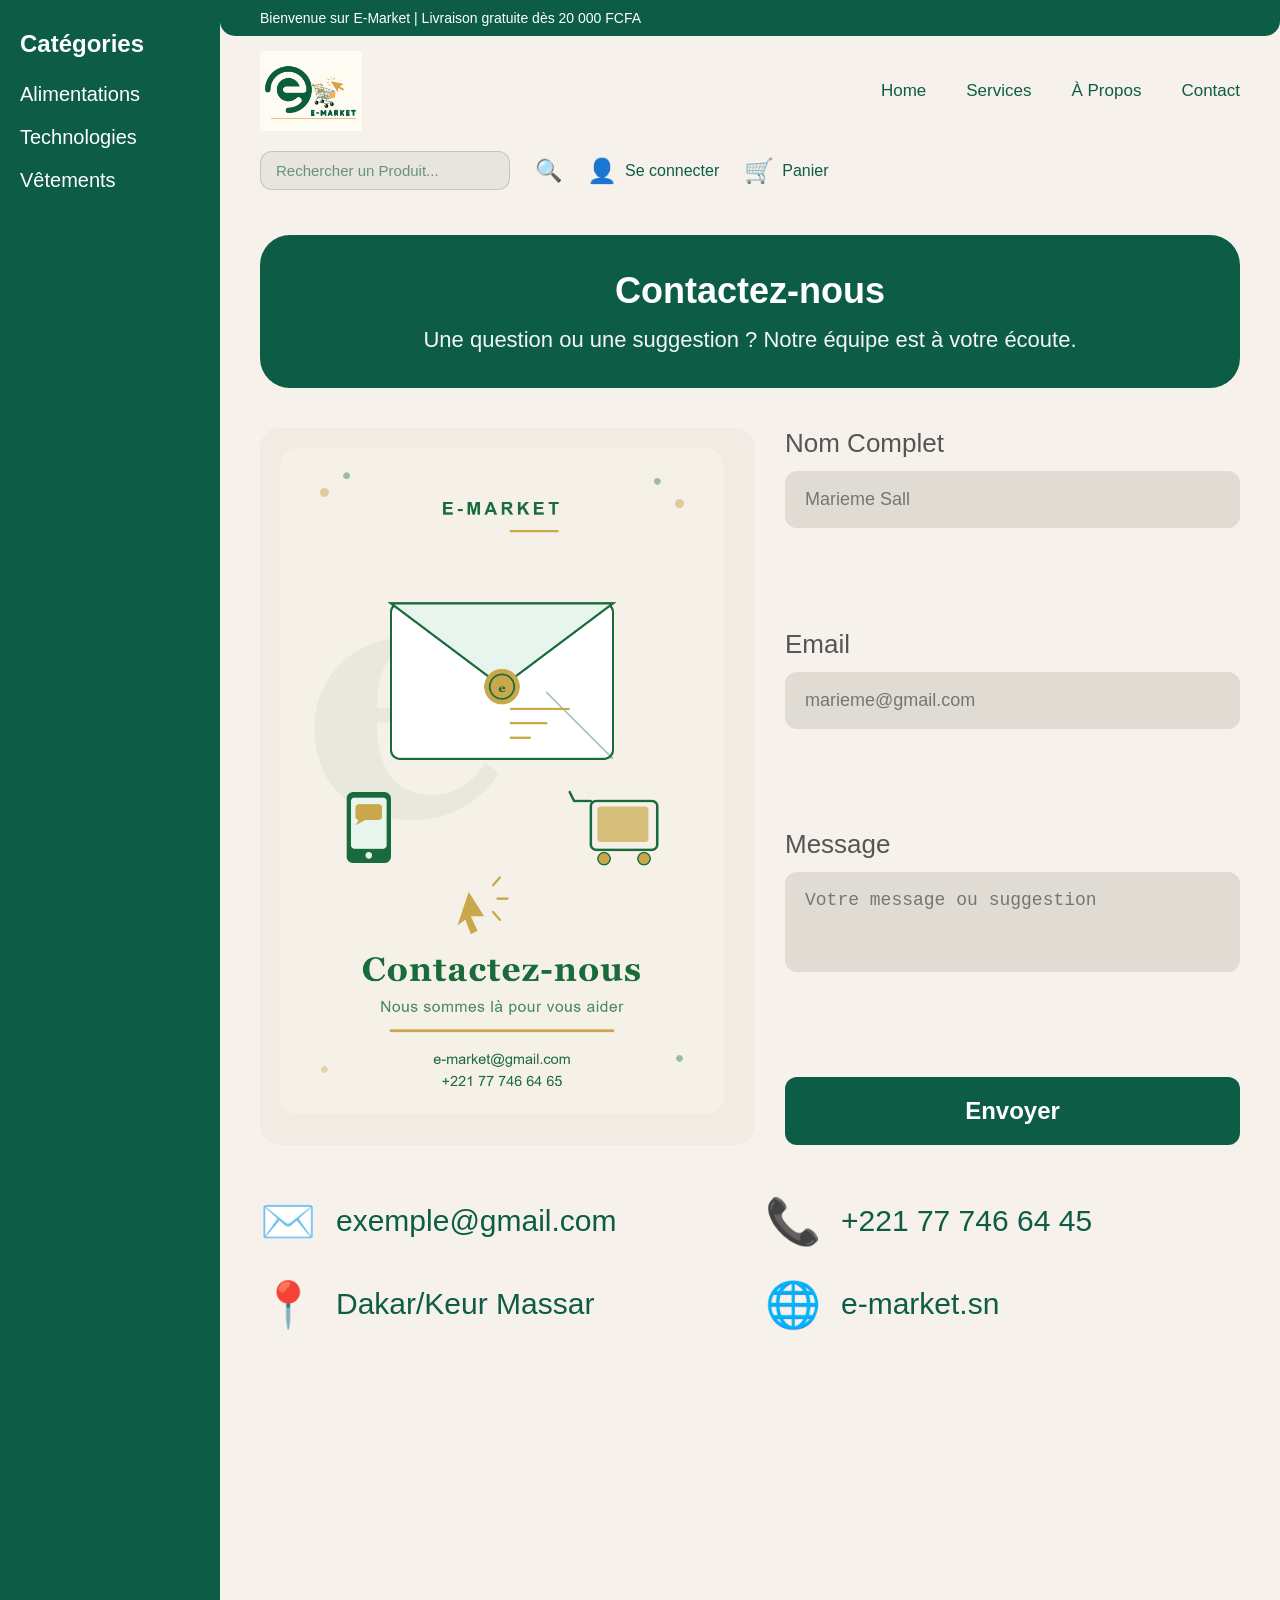
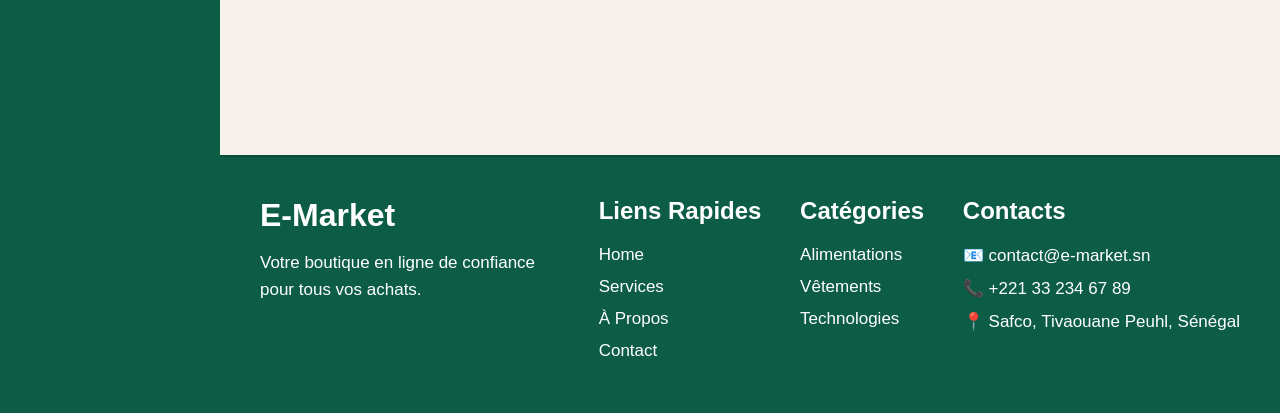
<file: index.html>
<!DOCTYPE html>
<html lang="fr">
<head>
    <meta charset="UTF-8">
    <meta name="viewport" content="width=device-width, initial-scale=1.0">
    <title>E-Market - Contactez-nous</title>
    <link rel="stylesheet" href="style.css">
</head>
<body>
    <div class="wrapper">
        <div class="sidebar">
            <h2>Catégories</h2>
            <ul>
                <li>Alimentations</li>
                <li>Technologies</li>
                <li>Vêtements</li>
            </ul>
        </div>
        <div class="main-container">
            <header class="header">
                <div class="top-bar">
                    <p>Bienvenue sur E-Market | Livraison gratuite dès 20 000 FCFA</p>
                </div>
                <nav class="navbar">
                    <div class="logo">
                        <img src="E-Market(1).png" alt="E-Market Logo">
                    </div>
                    <ul class="nav-links">
                        <li><a href="#">Home</a></li>
                        <li><a href="#">Services</a></li>
                        <li><a href="#">À Propos</a></li>
                        <li><a href="#">Contact</a></li>
                    </ul>
                    <div class="nav-actions">
                        <div class="search-box">
                            <input type="text" placeholder="Rechercher un Produit..." class="search-input">
                        </div>
                        <span class="search-icon-separate">🔍</span>
                        <div class="nav-item">
                            <span class="nav-icon">👤</span>
                            <a href="#">Se connecter</a>
                        </div>
                        <div class="nav-item">
                            <span class="nav-icon">🛒</span>
                            <a href="#">Panier</a>
                        </div>
                    </div>
                </nav>
            </header>
            <main class="main-content">
                <div class="contact-header">
                    <h1>Contactez-nous</h1>
                    <p>Une question ou une suggestion ? Notre équipe est à votre écoute.</p>
                </div>
                <div class="contact-wrapper">
                    <div class="contact-content">
                        <div class="contact-card">
                            <img src="emarket_contact_v1_portrait.png" alt="Illustration Contact" class="contact-illustration">
                        </div>
                        <div class="contact-form">
                            <form>
                                <div class="form-group">
                                    <label>Nom Complet</label>
                                    <input type="text" placeholder="Marieme Sall">
                                </div>
                                <div class="form-group">
                                    <label>Email</label>
                                    <input type="email" placeholder="marieme@gmail.com">
                                </div>
                                <div class="form-group">
                                    <label>Message</label>
                                    <textarea placeholder="Votre message ou suggestion"></textarea>
                                </div>
                                <button type="submit" class="submit-btn">Envoyer</button>
                            </form>
                        </div>
                    </div>
                    <div class="contact-info">
                        <div class="info-item">
                            <span class="info-icon">✉️</span>
                            <span>exemple@gmail.com</span>
                        </div>
                        <div class="info-item">
                            <span class="info-icon">📞</span>
                            <span>+221 77 746 64 45</span>
                        </div>
                        <div class="info-item">
                            <span class="info-icon">📍</span>
                            <span>Dakar/Keur Massar</span>
                        </div>
                        <div class="info-item">
                            <span class="info-icon">🌐</span>
                            <span>e-market.sn</span>
                        </div>
                    </div>
                    <div class="map-section">
                        <iframe 
                            src="https://www.google.com/maps/embed?pb=!1m18!1m12!1m3!1d3857.518273822822!2d-17.38556968516457!3d14.749391489685228!2m3!1f0!2f0!3f0!3m2!1i1024!2i768!4f13.1!3m3!1m2!1s0xec16ef032f54c53%3A0xa2969f1b999a63e2!2sKeur%20Massar%2C%20S%C3%A9n%C3%A9gal!5e0!3m2!1sfr!2s!4v1687432000000!5m2!1sfr!2s"
                            width="100%" 
                            height="350" 
                            style="border:0;" 
                            allowfullscreen="" 
                            loading="lazy"
                            referrerpolicy="no-referrer-when-downgrade">
                        </iframe>
                    </div>
                </div>
            </main>
            <footer class="footer">
                <div class="footer-content">
                    <div class="footer-section">
                        <h3>E-Market</h3>
                        <p>Votre boutique en ligne de confiance pour tous vos achats.</p>
                    </div>
                    <div class="footer-section">
                        <h4>Liens Rapides</h4>
                        <ul>
                            <li><a href="#">Home</a></li>
                            <li><a href="#">Services</a></li>
                            <li><a href="#">À Propos</a></li>
                            <li><a href="#">Contact</a></li>
                        </ul>
                    </div>
                    <div class="footer-section">
                        <h4>Catégories</h4>
                        <ul>
                            <li><a href="#">Alimentations</a></li>
                            <li><a href="#">Vêtements</a></li>
                            <li><a href="#">Technologies</a></li>
                        </ul>
                    </div>
                    <div class="footer-section">
                        <h4>Contacts</h4>
                        <ul>
                            <li>📧 contact@e-market.sn</li>
                            <li>📞 +221 33 234 67 89</li>
                            <li>📍 Safco, Tivaouane Peuhl, Sénégal</li>
                        </ul>
                    </div>
                </div>
            </footer>
        </div>
    </div>
</body>
</html>
</file>
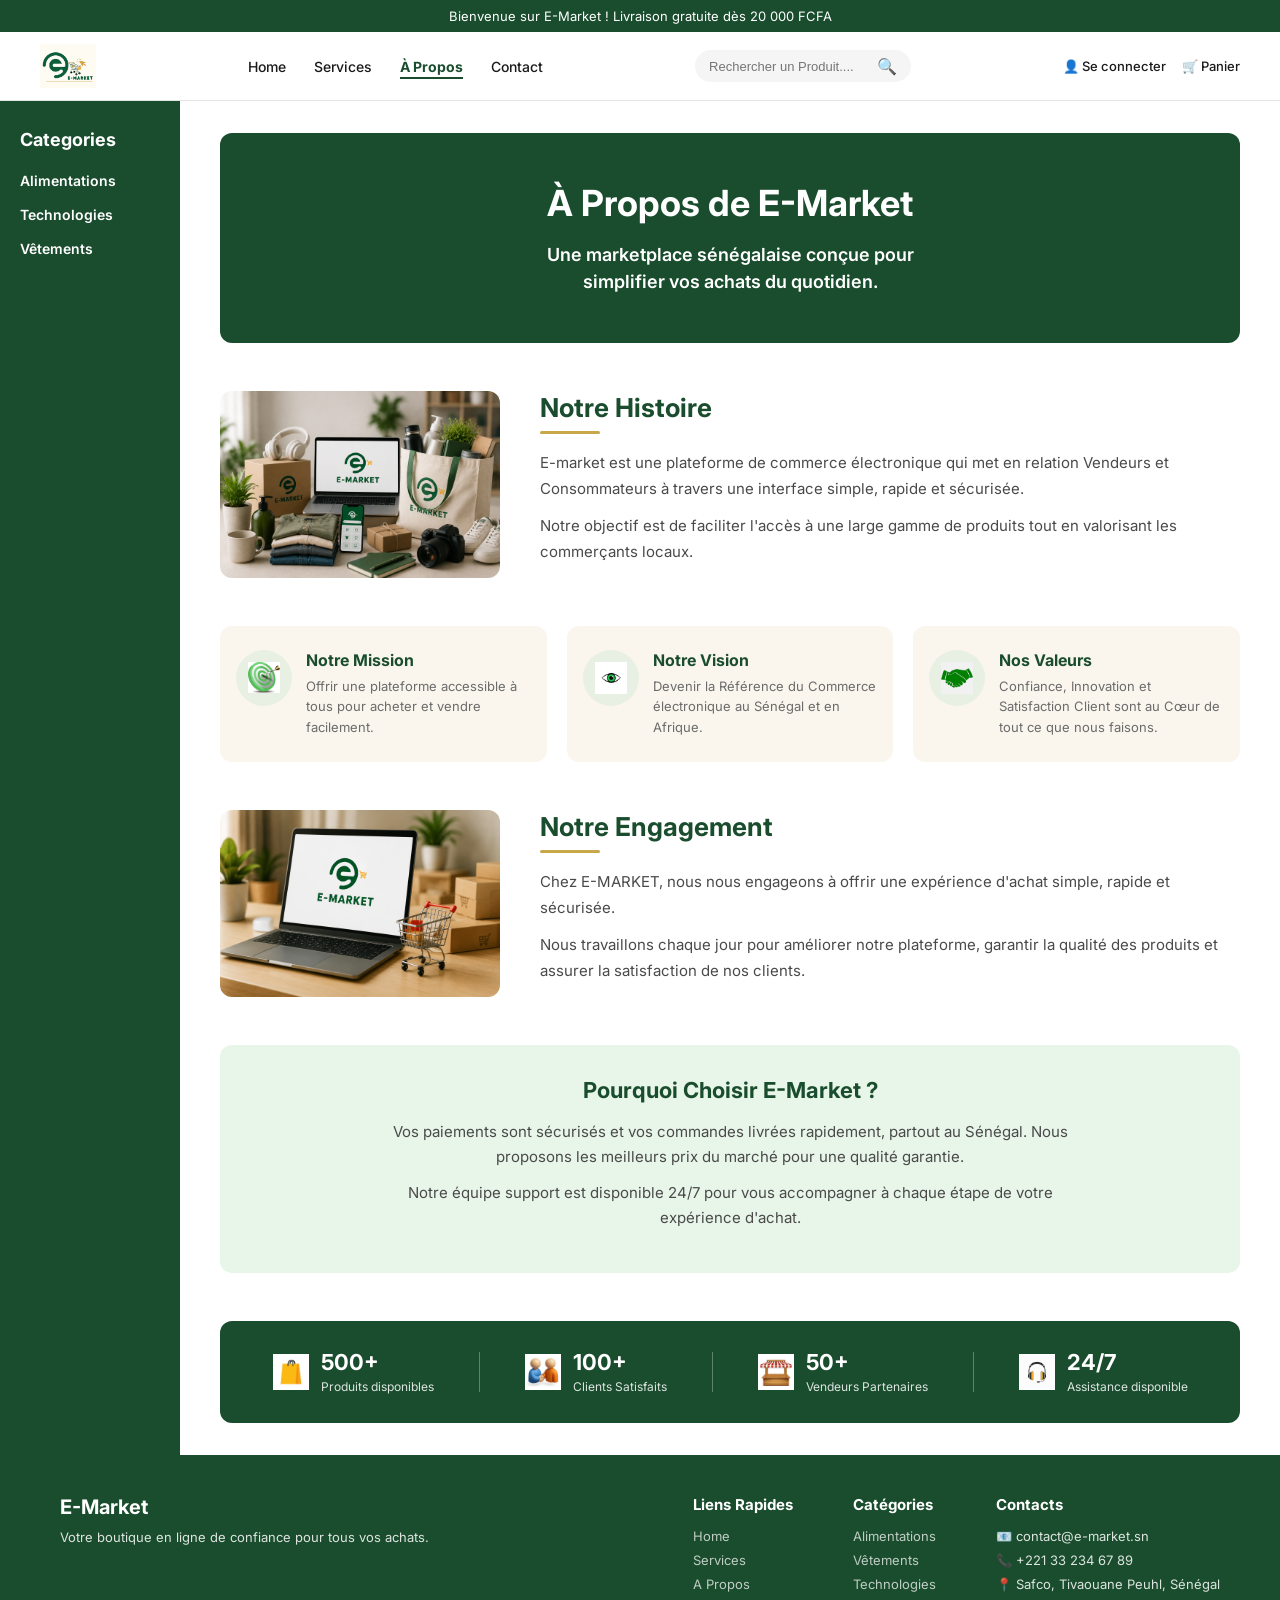
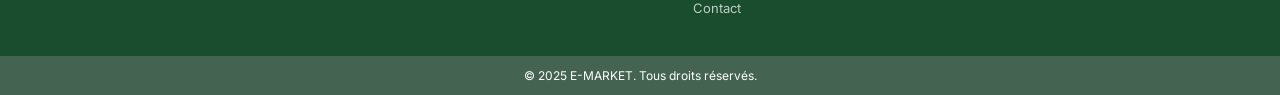
<file: about.html>
<!DOCTYPE html>
<html lang="fr">
<head>
  <meta charset="UTF-8" />
  <meta name="viewport" content="width=device-width, initial-scale=1.0"/>
  <title>À Propos – E-MARKET</title>
  <link href="https://fonts.googleapis.com/css2?family=Inter:wght@400;600;700&display=swap" rel="stylesheet"/>
  <style>
    *, *::before, *::after { box-sizing: border-box; margin: 0; padding: 0; }

    body {
      font-family: 'Inter', sans-serif;
      background: #fff;
      color: #1a1a1a;
    }

    /* ── TOPBAR ── */
    .topbar {
      background: #1A4D2E;
      color: #fff;
      text-align: center;
      font-size: 13px;
      padding: 8px 16px;
    }

    /* ── NAVBAR ── */
    .navbar {
      display: flex;
      align-items: center;
      justify-content: space-between;
      padding: 12px 40px;
      background: #fff;
      border-bottom: 1px solid #e5e5e5;
      flex-wrap: wrap;
      gap: 12px;
    }
    .navbar-logo {
      display: flex;
      align-items: center;
      gap: 8px;
    }
    .navbar-logo img {
      height: 44px;
      width: auto;
      object-fit: contain;
    }
    .navbar-links {
      display: flex;
      gap: 28px;
      list-style: none;
    }
    .navbar-links a {
      text-decoration: none;
      color: #1a1a1a;
      font-size: 14px;
      font-weight: 500;
    }
    .navbar-links a.active {
      color: #1A4D2E;
      font-weight: 700;
      border-bottom: 2px solid #1A4D2E;
      padding-bottom: 2px;
    }
    .navbar-search {
      display: flex;
      align-items: center;
      background: #f5f5f5;
      border-radius: 20px;
      padding: 6px 14px;
      gap: 8px;
    }
    .navbar-search input {
      border: none;
      background: transparent;
      outline: none;
      font-size: 13px;
      width: 160px;
    }
    .navbar-actions {
      display: flex;
      align-items: center;
      gap: 16px;
      font-size: 13px;
      font-weight: 500;
    }
    .navbar-actions a {
      text-decoration: none;
      color: #1a1a1a;
    }

    /* ── LAYOUT: sidebar + content ── */
    .page-wrapper {
      display: flex;
      min-height: calc(100vh - 90px);
    }

    /* ── SIDEBAR ── */
    .sidebar {
      width: 180px;
      min-width: 180px;
      background: #1A4D2E;
      padding: 28px 20px;
      color: #fff;
    }
    .sidebar h3 {
      font-size: 18px;
      font-weight: 700;
      margin-bottom: 20px;
    }
    .sidebar ul {
      list-style: none;
      display: flex;
      flex-direction: column;
      gap: 14px;
    }
    .sidebar ul li a {
      color: #fff;
      text-decoration: none;
      font-size: 14px;
      font-weight: 600;
    }

    /* ── MAIN CONTENT ── */
    .main-content {
      flex: 1;
      padding: 32px 40px;
      display: flex;
      flex-direction: column;
      gap: 48px;
    }

    /* ── HERO BANNER ── */
    .hero-banner {
      background: #1A4D2E;
      border-radius: 12px;
      padding: 48px 40px;
      text-align: center;
      color: #fff;
    }
    .hero-banner h1 {
      font-size: 36px;
      font-weight: 700;
      margin-bottom: 16px;
    }
    .hero-banner p {
      font-size: 18px;
      font-weight: 600;
      line-height: 1.5;
    }

    /* ── NOTRE HISTOIRE ── */
    .section-histoire {
      display: flex;
      align-items: center;
      gap: 40px;
    }
    .section-histoire img {
      width: 340px;
      min-width: 280px;
      border-radius: 12px;
      object-fit: cover;
    }
    .histoire-text h2 {
      font-size: 26px;
      font-weight: 700;
      color: #1A4D2E;
      margin-bottom: 8px;
    }
    .histoire-text .underline-bar {
      width: 60px;
      height: 3px;
      background: #C9A84C;
      margin-bottom: 16px;
      border-radius: 2px;
    }
    .histoire-text p {
      font-size: 15px;
      color: #4A4A4A;
      line-height: 1.7;
      margin-bottom: 12px;
    }

    /* ── MISSION / VISION / VALEURS ── */
    .section-mvv {
      display: flex;
      gap: 20px;
      justify-content: space-between;
    }
    .mvv-card {
      flex: 1;
      background: #FAF6EE;
      border-radius: 12px;
      padding: 24px 16px;
      display: flex;
      align-items: flex-start;
      gap: 14px;
    }
    .mvv-icon {
      width: 56px;
      height: 56px;
      min-width: 56px;
      border-radius: 50%;
      background: #E8F0E3;
      display: flex;
      align-items: center;
      justify-content: center;
      font-size: 24px;
      overflow: hidden;
    }
    .mvv-icon img {
      width: 32px;
      height: 32px;
      object-fit: contain;
    }
    .mvv-body h3 {
      font-size: 16px;
      font-weight: 700;
      color: #1A4D2E;
      margin-bottom: 6px;
    }
    .mvv-body p {
      font-size: 13px;
      color: #6B6B6B;
      line-height: 1.6;
    }

    /* ── NOTRE ENGAGEMENT ── */
    .section-engagement {
      display: flex;
      align-items: center;
      gap: 40px;
    }
    .section-engagement img {
      width: 340px;
      min-width: 280px;
      border-radius: 12px;
      object-fit: cover;
    }
    .engagement-text h2 {
      font-size: 26px;
      font-weight: 700;
      color: #1A4D2E;
      margin-bottom: 8px;
    }
    .engagement-text .underline-bar {
      width: 60px;
      height: 3px;
      background: #C9A84C;
      margin-bottom: 16px;
      border-radius: 2px;
    }
    .engagement-text p {
      font-size: 15px;
      color: #4A4A4A;
      line-height: 1.7;
      margin-bottom: 12px;
    }

    /* ── POURQUOI CHOISIR ── */
    .section-pourquoi {
      background: #E8F5E9;
      border-radius: 12px;
      padding: 32px 40px;
      text-align: center;
    }
    .section-pourquoi h2 {
      font-size: 22px;
      font-weight: 700;
      color: #1A4D2E;
      margin-bottom: 16px;
    }
    .section-pourquoi p {
      font-size: 15px;
      color: #4A4A4A;
      line-height: 1.7;
      margin-bottom: 10px;
      max-width: 700px;
      margin-left: auto;
      margin-right: auto;
    }

    /* ── STATISTIQUES ── */
    .section-stats {
      background: #1A4D2E;
      border-radius: 12px;
      padding: 28px 40px;
      display: flex;
      justify-content: space-around;
      align-items: center;
      gap: 20px;
      flex-wrap: wrap;
    }
    .stat-item {
      display: flex;
      align-items: center;
      gap: 12px;
      color: #fff;
    }
    .stat-icon {
      font-size: 28px;
    }
    .stat-icon img {
      width: 36px;
      height: 36px;
      object-fit: contain;
      display: block;
    }
    .stat-text strong {
      display: block;
      font-size: 22px;
      font-weight: 700;
    }
    .stat-text span {
      font-size: 12px;
      opacity: 0.85;
    }
    .stat-divider {
      width: 1px;
      height: 40px;
      background: rgba(255,255,255,0.3);
    }

    /* ── FOOTER ── */
    .footer {
      background: #1A4D2E;
      color: #fff;
      padding: 40px 60px;
      display: flex;
      gap: 60px;
      flex-wrap: wrap;
    }
    .footer-brand {
      flex: 1;
      min-width: 160px;
    }
    .footer-brand h3 {
      font-size: 20px;
      font-weight: 700;
      margin-bottom: 8px;
    }
    .footer-brand p {
      font-size: 13px;
      opacity: 0.85;
      line-height: 1.6;
    }
    .footer-col h4 {
      font-size: 15px;
      font-weight: 700;
      margin-bottom: 14px;
    }
    .footer-col ul {
      list-style: none;
      display: flex;
      flex-direction: column;
      gap: 8px;
    }
    .footer-col ul li a {
      color: #fff;
      text-decoration: none;
      font-size: 13px;
      opacity: 0.85;
    }
    .footer-col ul li {
      font-size: 13px;
      opacity: 0.85;
    }
    .footer-bottom {
      background: #163d25;
      text-align: center;
      color: #fff;
      font-size: 12px;
      padding: 12px;
      opacity: 0.8;
    }
  </style>
</head>
<body>

  <!-- TOPBAR -->
  <div class="topbar">Bienvenue sur E-Market ! Livraison gratuite dès 20 000 FCFA</div>

  <!-- NAVBAR -->
  <nav class="navbar">
    <div class="navbar-logo">
      <img src="images/logo.png" alt="E-Market logo"/>
    </div>
    <ul class="navbar-links">
      <li><a href="#">Home</a></li>
      <li><a href="#">Services</a></li>
      <li><a href="#" class="active">À Propos</a></li>
      <li><a href="#">Contact</a></li>
    </ul>
    <div class="navbar-search">
      <input type="text" placeholder="Rechercher un Produit...."/>
      <span>🔍</span>
    </div>
    <div class="navbar-actions">
      <a href="#">👤 Se connecter</a>
      <a href="#">🛒 Panier</a>
    </div>
  </nav>

  <!-- PAGE WRAPPER -->
  <div class="page-wrapper">

    <!-- SIDEBAR -->
    <aside class="sidebar">
      <h3>Categories</h3>
      <ul>
        <li><a href="#">Alimentations</a></li>
        <li><a href="#">Technologies</a></li>
        <li><a href="#">Vêtements</a></li>
      </ul>
    </aside>

    <!-- MAIN -->
    <main class="main-content">

      <!-- HERO -->
      <section class="hero-banner">
        <h1>À Propos de E-Market</h1>
        <p>Une marketplace sénégalaise conçue pour<br/>simplifier vos achats du quotidien.</p>
      </section>

      <!-- NOTRE HISTOIRE -->
      <section class="section-histoire">
        <img src="images/notre-histoire.png" alt="Notre Histoire – laptop E-Market"/>
        <div class="histoire-text">
          <h2>Notre Histoire</h2>
          <div class="underline-bar"></div>
          <p>E-market est une plateforme de commerce électronique qui met en relation Vendeurs et Consommateurs à travers une interface simple, rapide et sécurisée.</p>
          <p>Notre objectif est de faciliter l'accès à une large gamme de produits tout en valorisant les commerçants locaux.</p>
        </div>
      </section>

      <!-- MISSION / VISION / VALEURS -->
      <section class="section-mvv">
        <div class="mvv-card">
          <div class="mvv-icon"><img src="images/icon-mission.jpg" alt="Mission"/></div>
          <div class="mvv-body">
            <h3>Notre Mission</h3>
            <p>Offrir une plateforme accessible à tous pour acheter et vendre facilement.</p>
          </div>
        </div>
        <div class="mvv-card">
          <div class="mvv-icon"><img src="images/icon-vision.jpg" alt="Vision"/></div>
          <div class="mvv-body">
            <h3>Notre Vision</h3>
            <p>Devenir la Référence du Commerce électronique au Sénégal et en Afrique.</p>
          </div>
        </div>
        <div class="mvv-card">
          <div class="mvv-icon"><img src="images/icon-valeurs.jpg" alt="Valeurs"/></div>
          <div class="mvv-body">
            <h3>Nos Valeurs</h3>
            <p>Confiance, Innovation et Satisfaction Client sont au Cœur de tout ce que nous faisons.</p>
          </div>
        </div>
      </section>

      <!-- NOTRE ENGAGEMENT -->
      <section class="section-engagement">
        <img src="images/notre-engagement.png" alt="Notre Engagement – E-Market"/>
        <div class="engagement-text">
          <h2>Notre Engagement</h2>
          <div class="underline-bar"></div>
          <p>Chez E-MARKET, nous nous engageons à offrir une expérience d'achat simple, rapide et sécurisée.</p>
          <p>Nous travaillons chaque jour pour améliorer notre plateforme, garantir la qualité des produits et assurer la satisfaction de nos clients.</p>
        </div>
      </section>

      <!-- POURQUOI CHOISIR -->
      <section class="section-pourquoi">
        <h2>Pourquoi Choisir E-Market ?</h2>
        <p>Vos paiements sont sécurisés et vos commandes livrées rapidement, partout au Sénégal. Nous proposons les meilleurs prix du marché pour une qualité garantie.</p>
        <p>Notre équipe support est disponible 24/7 pour vous accompagner à chaque étape de votre expérience d'achat.</p>
      </section>

      <!-- STATISTIQUES -->
      <section class="section-stats">
        <div class="stat-item">
          <div class="stat-icon"><img src="images/icon-produits.jpg" alt="Produits"/></div>
          <div class="stat-text">
            <strong>500+</strong>
            <span>Produits disponibles</span>
          </div>
        </div>
        <div class="stat-divider"></div>
        <div class="stat-item">
          <div class="stat-icon"><img src="images/icon-clients.jpg" alt="Clients"/></div>
          <div class="stat-text">
            <strong>100+</strong>
            <span>Clients Satisfaits</span>
          </div>
        </div>
        <div class="stat-divider"></div>
        <div class="stat-item">
          <div class="stat-icon"><img src="images/icon-vendeurs.jpg" alt="Vendeurs"/></div>
          <div class="stat-text">
            <strong>50+</strong>
            <span>Vendeurs Partenaires</span>
          </div>
        </div>
        <div class="stat-divider"></div>
        <div class="stat-item">
          <div class="stat-icon"><img src="images/icon-support.jpg" alt="Support"/></div>
          <div class="stat-text">
            <strong>24/7</strong>
            <span>Assistance disponible</span>
          </div>
        </div>
      </section>

    </main>
  </div>

  <!-- FOOTER -->
  <footer class="footer">
    <div class="footer-brand">
      <h3>E-Market</h3>
      <p>Votre boutique en ligne de confiance pour tous vos achats.</p>
    </div>
    <div class="footer-col">
      <h4>Liens Rapides</h4>
      <ul>
        <li><a href="#">Home</a></li>
        <li><a href="#">Services</a></li>
        <li><a href="#">A Propos</a></li>
        <li><a href="#">Contact</a></li>
      </ul>
    </div>
    <div class="footer-col">
      <h4>Catégories</h4>
      <ul>
        <li><a href="#">Alimentations</a></li>
        <li><a href="#">Vêtements</a></li>
        <li><a href="#">Technologies</a></li>
      </ul>
    </div>
    <div class="footer-col">
      <h4>Contacts</h4>
      <ul>
        <li>📧 contact@e-market.sn</li>
        <li>📞 +221 33 234 67 89</li>
        <li>📍 Safco, Tivaouane Peuhl, Sénégal</li>
      </ul>
    </div>
  </footer>
  <div class="footer-bottom">© 2025 E-MARKET. Tous droits réservés.</div>

</body>
</html>
</file>
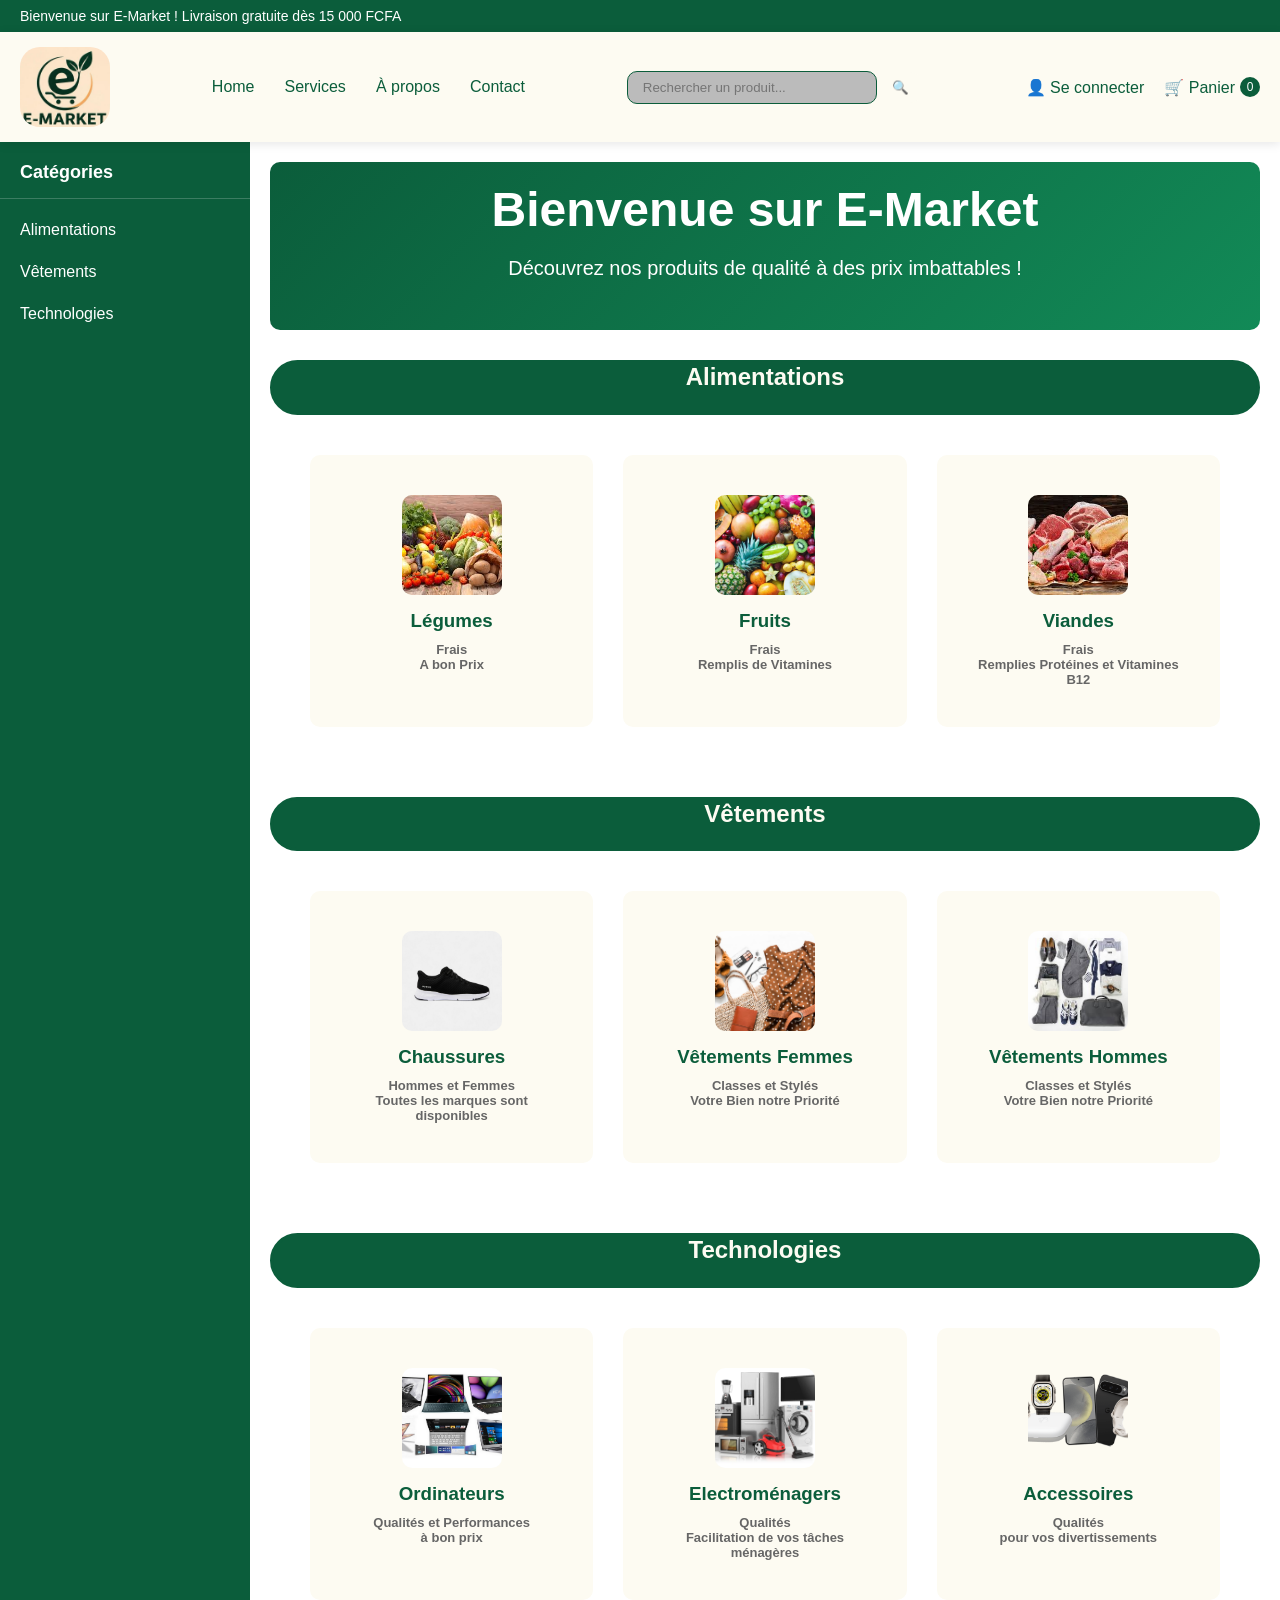
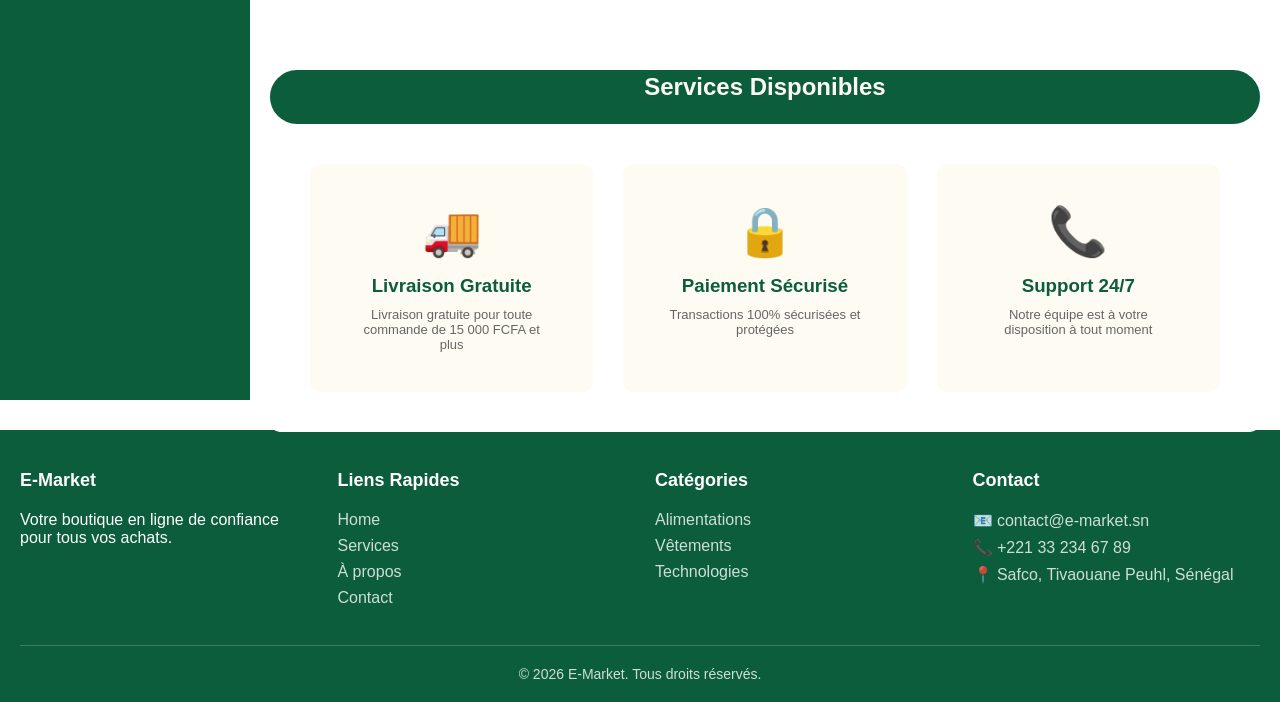
<file: e-market_homepage.html>
<!DOCTYPE html>
<html lang="fr">
<head>
    <meta charset="UTF-8">
    <meta name="viewport" content="width=device-width, initial-scale=1.0">
    <title>E-Market - Page d'accueil</title>
    <style>
        * {
            margin: 0;
            padding: 0;
            box-sizing: border-box;
            font-family: 'Segoe UI', Tahoma, Geneva, Verdana, sans-serif;
        }

        :root {
            --primary-color: #0B5D3B;
            --secondary-color: #FDFBF2;
        }

        body {
            background-color: #FFFFFF;
        }

        /* Header */
        header {
            background-color: var(--secondary-color);
            box-shadow: 0 2px 10px rgba(0,0,0,0.1);
            position: sticky;
            top: 0;
            z-index: 1000;
        }

        .top-bar {
            background-color: var(--primary-color);
            color: white;
            padding: 8px 0;
            font-size: 14px;
        }

        .container {
            max-width: 1400px;
            margin: 0 auto;
            padding: 0 20px;
        }

        /* Main Nav */
        .main-nav {
            display: flex;
            align-items: center;
            justify-content: space-between;
            padding: 15px 0;
        }

        .logo {
            display: flex;
            align-items: center;
        }

        .logo img {
            height: 80px;
            border-radius: 20px;
        }

        .nav-links {
            display: flex;
            list-style: none;
            gap: 30px;
        }

        .nav-links a {
            text-decoration: none;
            color: var(--primary-color);
            font-weight: 500;
            transition: color 0.3s;
        }

        .nav-links a:hover {
            color: #0a4a2f;
        }

        .search-container {
            display: flex;
            align-items: center;
        }

        .search-container input {
            padding: 8px 15px;
            border: 1px solid var(--primary-color);
            outline: none;
            width: 250px;
            background-color: #BBBBBB;
            border-radius: 10px;

        }

        .search-container button {
            padding: 8px 15px;
            background-color: #FDFBF2;
            color: #999999;
            border: none;
            border-radius: 0 20px 20px 0;
            cursor: pointer;
            transition: background-color 0.3s;
        }

        .search-container button:hover {
            background-color: #FDFBF2;
        }

        .nav-actions {
            display: flex;
            gap: 20px;
            align-items: center;
        }

        .nav-actions a {
            text-decoration: none;
            color: var(--primary-color);
            font-weight: 500;
            display: flex;
            align-items: center;
            gap: 5px;
        }

        .cart-count {
            background-color: var(--primary-color);
            color: white;
            border-radius: 50%;
            width: 20px;
            height: 20px;
            display: flex;
            align-items: center;
            justify-content: center;
            font-size: 12px;
        }

        /* Main Content Layout */
        .main-content-wrapper {
            display: flex;
            max-width: 1400px;
            margin: 0 auto;
            padding: 0;
        }

        /* Sidebar Menu */
        .sidebar {
            width: 250px;
            min-width: 250px;
            background-color: var(--primary-color);
            min-height: calc(100vh - 160px);
            padding: 20px 0;
        }

        .sidebar h3 {
            color: white;
            padding: 0 20px 15px;
            font-size: 18px;
            border-bottom: 1px solid rgba(255,255,255,0.2);
            margin-bottom: 10px;
        }

        .sidebar ul {
            list-style: none;
        }

        .sidebar a {
            display: block;
            padding: 12px 20px;
            color: white;
            text-decoration: none;
            transition: background-color 0.3s;
        }

        .sidebar a:hover {
            background-color: rgba(255,255,255,0.15);
        }

        /* Main Content Area */
        .main-content {
            flex: 1;
            padding: 20px;
            background-color: #FFFFFF;
        }

        /* Hero Section */
        .hero {
            background: linear-gradient(135deg, var(--primary-color) 0%, #128a57 100%);
            color: white;
            padding: 20px 10px;
            text-align: center;
            border-radius: 10px;
            margin-bottom: 30px;
        }

        .hero h1 {
            font-size: 48px;
            margin-bottom: 20px;
        }

        .hero p {
            font-size: 20px;
            margin-bottom: 30px;
        }

        .hero .btn {
            display: inline-block;
            padding: 12px 30px;
            background-color: var(--secondary-color);
            color: var(--primary-color);
            text-decoration: none;
            border-radius: 30px;
            font-weight: 600;
            transition: transform 0.3s, background-color 0.3s;
        }

        .hero .btn:hover {
            background-color: #f0ebe0;
            transform: scale(1.05);
        }

        /* Features */
        .features {
            padding: 40px;
            background-color: white;
            border-radius: 10px;
            margin-bottom: 30px;
        }

        .features-grid {
            display: grid;
            grid-template-columns: repeat(auto-fit, minmax(200px, 1fr));
            gap: 30px;
            text-align: center;
        }

        .feature-item {
            padding: 40px;
            border-radius: 10px;
            transition: transform 0.3s;
            background-color: #FDFBF2;
        }

        .feature-item:hover {
            transform: translateY(-5px);
            box-shadow: 0 10px 20px rgba(0,0,0,0.1);
        }

        .feature-item h3 {
            margin: 15px 0 10px;
            color: var(--primary-color);
        }

        .feature-item p {
            color: #666;
            font-size:small;
        }

        .div1 {
            background-color: #0B5D3B;
            border: solid;
            border-color: #0B5D3B;
            border-radius: 30px;
            color: #FDFBF2;
            font-family:'Times New Roman', Times, serif;
            width: 100%;
            height: 3%;
            text-align: center;
        }

        /* Products Section */
        .products {
            padding: 40px;
            background-color: white;
            border-radius: 10px;
        }

        .section-title {
            text-align: center;
            margin-bottom: 40px;
            color: var(--primary-color);
            font-size: 32px;
        }

        .products-grid {
            display: grid;
            grid-template-columns: repeat(auto-fit, minmax(220px, 1fr));
            gap: 30px;
        }

        .product-card {
            background-color: white;
            border: 1px solid rgba(11, 93, 59, 0.1);
            border-radius: 10px;
            overflow: hidden;
            box-shadow: 0 5px 15px rgba(0,0,0,0.05);
            transition: transform 0.3s;
        }

        .product-card:hover {
            transform: translateY(-5px);
        }

        .product-image {
            height: 200px;
            background-color: var(--secondary-color);
            display: flex;
            align-items: center;
            justify-content: center;
            font-size: 48px;
        }

        .product-info {
            padding: 20px;
        }

        .product-info h3 {
            margin-bottom: 10px;
            color: var(--primary-color);
        }

        .product-info .price {
            color: var(--primary-color);
            font-size: 24px;
            font-weight: bold;
            margin-bottom: 15px;
        }

        .product-info .btn {
            display: block;
            width: 100%;
            padding: 10px;
            background-color: var(--primary-color);
            color: white;
            text-align: center;
            text-decoration: none;
            border-radius: 5px;
            transition: background-color 0.3s;
        }

        .product-info .btn:hover {
            background-color: #0a4a2f;
        }

        .image-container {
    width: 100px;
    height: 100px;
    margin: auto;
    overflow: hidden; /* Empêche le débordement */
    border-radius: 10px; /* Facultatif */
}

.image-container img {
    width: 100%;
    height: 100%;
    object-fit: cover; /* Remplit le cadre sans déformer */
}

        /* Footer */
        footer {
            background-color: var(--primary-color);
            color: white;
            padding: 40px 0 20px;
            margin-top: 30px;
        }

        .footer-grid {
            display: grid;
            grid-template-columns: repeat(auto-fit, minmax(200px, 1fr));
            gap: 30px;
            margin-bottom: 30px;
        }

        .footer-section h4 {
            margin-bottom: 20px;
            font-size: 18px;
        }

        .footer-section ul {
            list-style: none;
        }

        .footer-section a {
            color: rgba(255,255,255,0.8);
            text-decoration: none;
            display: block;
            margin-bottom: 8px;
            transition: color 0.3s;
        }

        .footer-section a:hover {
            color: white;
        }

        .copyright {
            text-align: center;
            padding-top: 20px;
            border-top: 1px solid rgba(255,255,255,0.2);
            color: rgba(255,255,255,0.8);
            font-size: 14px;
        }
    </style>
</head>
<body>
    <!-- Top Bar -->
    <div class="top-bar">
        <div class="container">
            Bienvenue sur E-Market ! Livraison gratuite dès 15 000 FCFA
        </div>
    </div>

    <!-- Header -->
    <header>
        <div class="container">
            <div class="main-nav">
                <!-- Logo -->
                <div class="logo">
                    <img src="images/logo.jpeg" alt="E-Market Logo">
                </div>

                <!-- Navigation Links -->
                <ul class="nav-links">
                    <li><a href="#">Home</a></li>
                    <li><a href="services.html">Services</a></li>
                    <li><a href="#">À propos</a></li>
                    <li><a href="#">Contact</a></li>
                </ul>

                <!-- Search Bar -->
                <div class="search-container">
                    <input type="text" placeholder="Rechercher un produit..." class="inputSearch">
                    <button type="button">🔍</button>
                </div>

                <!-- Nav Actions -->
                <div class="nav-actions">
                    <a href="#">👤 Se connecter</a>
                    <a href="#">
                        🛒 Panier
                        <span class="cart-count">0</span>
                    </a>
                </div>
            </div>
        </div>
    </header>

    <!-- Main Content with Sidebar -->
    <div class="main-content-wrapper">
        <!-- Sidebar Category Menu -->
        <aside class="sidebar">
            <h3>Catégories</h3>
            <ul>
                <li><a href="#">Alimentations</a></li>
                <li><a href="#">Vêtements</a></li>
                <li><a href="#">Technologies</a></li>
            </ul>
        </aside>

        <!-- Main Content Area -->
        <main class="main-content">
            <!-- Hero Section -->
            <section class="hero">
                <h1>Bienvenue sur E-Market</h1>
                <p>Découvrez nos produits de qualité à des prix imbattables !</p>
            </section>
                <div class="div1">
                    <h2>Alimentations</h2>
                </div>
            <!-- Features Section -->
            <section class="features">
                <div class="features-grid">
                    <div class="feature-item">
                        <div class="image-container">
                             <img src="./images/legumes.jpg" alt="Légumes">
                        </div>
                        <h3>Légumes</h3>
                        <p><b>Frais<br>A bon Prix</b></p>
                    </div>
                    <div class="feature-item">
                        <div class="image-container">
                             <img src="./images/fruits.webp" alt="fruits">
                        </div>
                        <h3>Fruits</h3>
                        <p><b>Frais<br>Remplis de Vitamines</b></p>
                    </div>
                    <div class="feature-item">
                        <div class="image-container">
                             <img src="./images/viande.jpg" alt="Viandes">
                        </div>
                        <h3>Viandes</h3>
                        <p><b>Frais<br>Remplies Protéines et Vitamines B12</b></p>
                    </div>
                </div>
            </section>
                <div class="div1">
                    <h2>Vêtements</h2>
                </div>
            <!-- Features Section -->
            <section class="features">
                <div class="features-grid">
                    <div class="feature-item">
                        <div class="image-container">
                             <img src="./images/chaussure.jpg" alt="Chaussures">
                        </div>
                        <h3>Chaussures</h3>
                        <p><b>Hommes et Femmes<br>Toutes les marques sont disponibles</b></p>
                    </div>
                    <div class="feature-item">
                        <div class="image-container">
                             <img src="./images/femme.jpg" alt="Vêtements Femmes">
                        </div>
                        
                        <h3>Vêtements Femmes</h3>
                        <p><b>Classes et Stylés<br>Votre Bien notre Priorité</b></p>
                    </div>
                    <div class="feature-item">
                        <div class="image-container">
                             <img src="./images/homme.jpg" alt="Vêtements Hommes">
                        </div>
                        
                        <h3>Vêtements Hommes</h3>
                        <p><b>Classes et Stylés<br>Votre Bien notre Priorité</b></p>
                    </div>
                </div>
            </section>
                <div class="div1">
                    <h2>Technologies</h2>
                </div>
            <!-- Features Section -->
            <section class="features">
                <div class="features-grid">
                    <div class="feature-item">
                        <div class="image-container">
                             <img src="./images/ordinateurs.jpg" alt="Ordinateurs">
                        </div>
                        
                        <h3>Ordinateurs</h3>
                        <p><b>Qualités et Performances<br>à bon prix</b></p>
                    </div>
                    <div class="feature-item">
                        <div class="image-container">
                             <img src="./images/Electro.webp" alt="Electroménagers">
                        </div>
                        
                        <h3>Electroménagers</h3>
                        <p><b>Qualités<br>Facilitation de vos tâches ménagères</b></p>
                    </div>
                    <div class="feature-item">
                        <div class="image-container">
                             <img src="./images/access.png" alt="Accessoires">
                        </div>
                        
                        <h3>Accessoires</h3>
                        <p><b>Qualités<br>pour vos divertissements</b></p>
                    </div>
                </div>
            </section>
                <div class="div1">
                    <h2>Services Disponibles</h2>
                </div>
            <!-- Features Section -->
            <section class="features">
                <div class="features-grid">
                    <div class="feature-item">
                        <div style="font-size: 48px;">🚚</div>
                        <h3>Livraison Gratuite</h3>
                        <p>Livraison gratuite pour toute commande de 15 000 FCFA et plus</p>
                    </div>
                    <div class="feature-item">
                        <div style="font-size: 48px;">🔒</div>
                        <h3>Paiement Sécurisé</h3>
                        <p>Transactions 100% sécurisées et protégées</p>
                    </div>
                    <div class="feature-item">
                        <div style="font-size: 48px;">📞</div>
                        <h3>Support 24/7</h3>
                        <p>Notre équipe est à votre disposition à tout moment</p>
                    </div>
                </div>
            </section>

        </main>
    </div>

    <!-- Footer -->
    <footer>
        <div class="container">
            <div class="footer-grid">
                <div class="footer-section">
                    <h4>E-Market</h4>
                    <p>Votre boutique en ligne de confiance pour tous vos achats.</p>
                </div>
                <div class="footer-section">
                    <h4>Liens Rapides</h4>
                    <ul>
                        <li><a href="#">Home</a></li>
                        <li><a href="#">Services</a></li>
                        <li><a href="#">À propos</a></li>
                        <li><a href="#">Contact</a></li>
                    </ul>
                </div>
                <div class="footer-section">
                    <h4>Catégories</h4>
                    <ul>
                        <li><a href="#">Alimentations</a></li>
                        <li><a href="#">Vêtements</a></li>
                        <li><a href="#">Technologies</a></li>
                    </ul>
                </div>
                <div class="footer-section">
                    <h4>Contact</h4>
                    <ul>
                        <li><a href="#">📧 contact@e-market.sn</a></li>
                        <li><a href="#">📞 +221 33 234 67 89</a></li>
                        <li><a href="#">📍 Safco, Tivaouane Peuhl, Sénégal</a></li>
                    </ul>
                </div>
            </div>
            <div class="copyright">
                &copy; 2026 E-Market. Tous droits réservés.
            </div>
        </div>
    </footer>
</body>
</html>
</file>
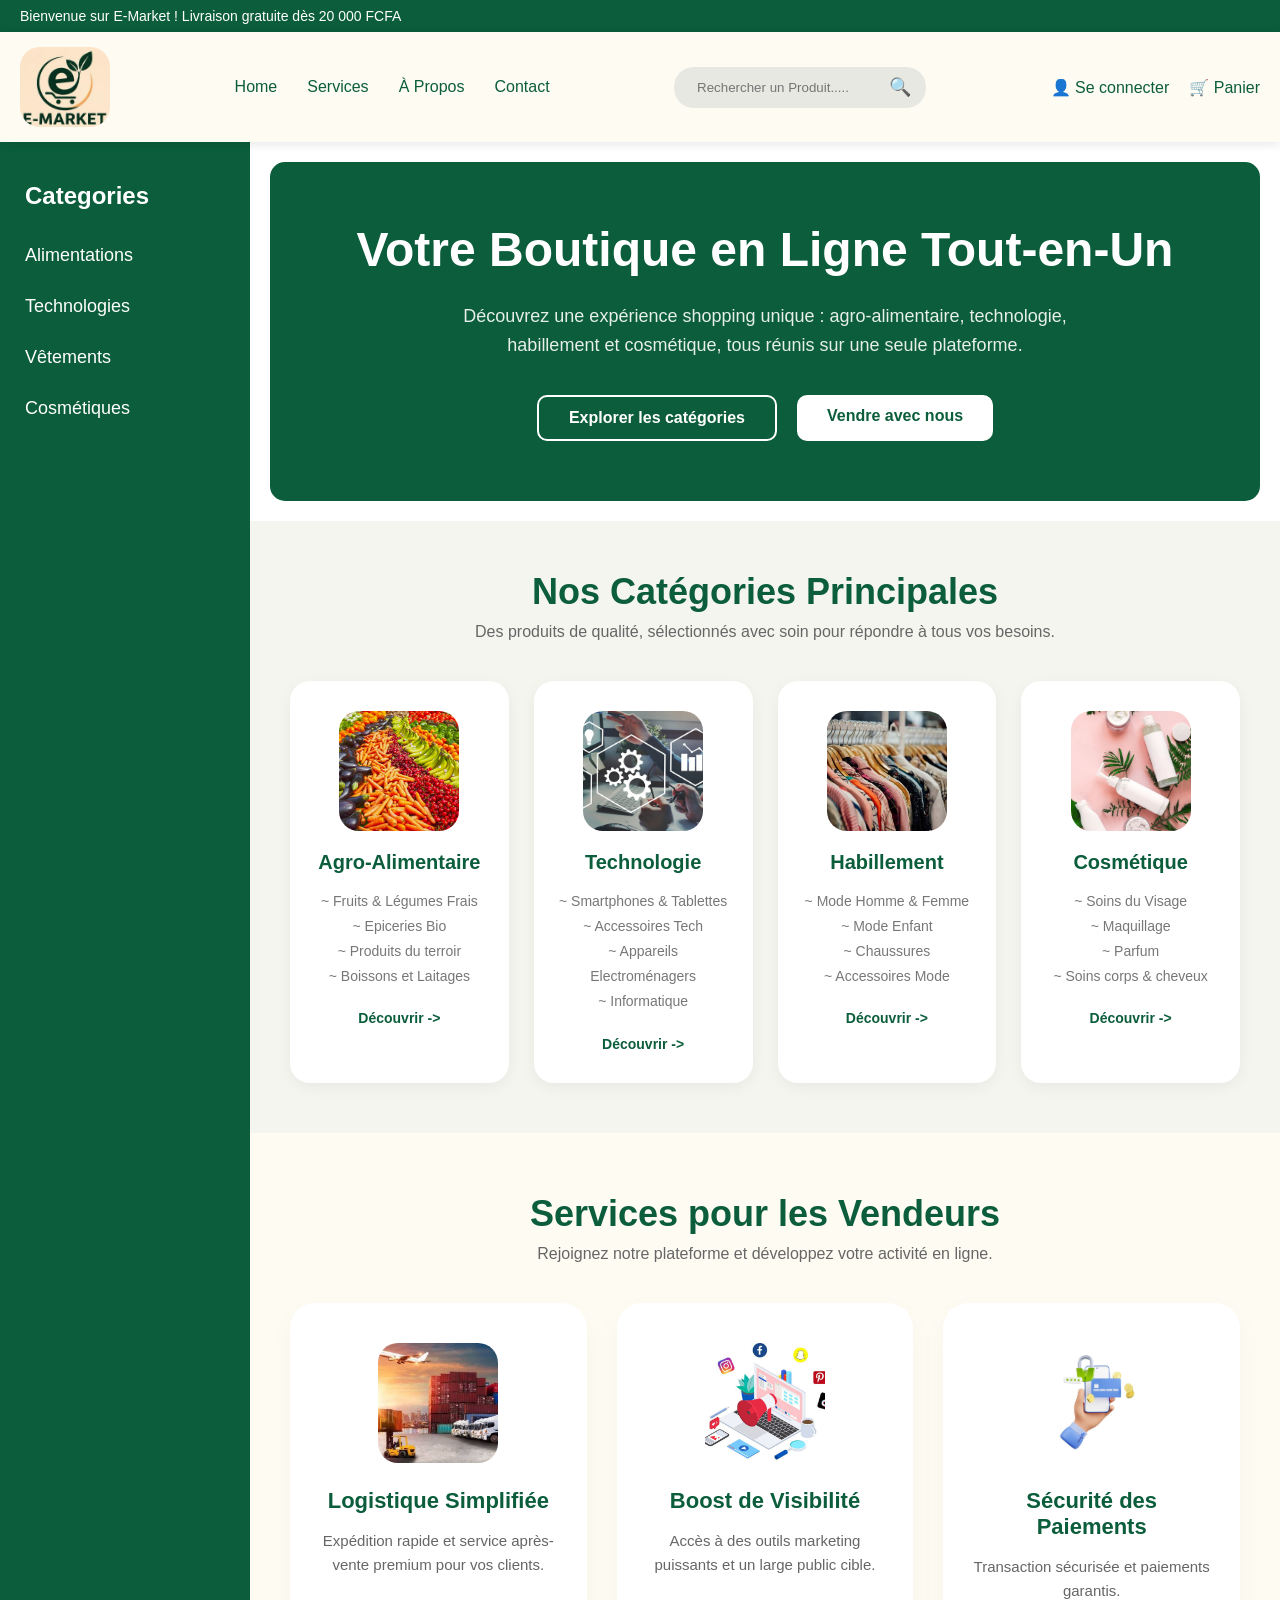
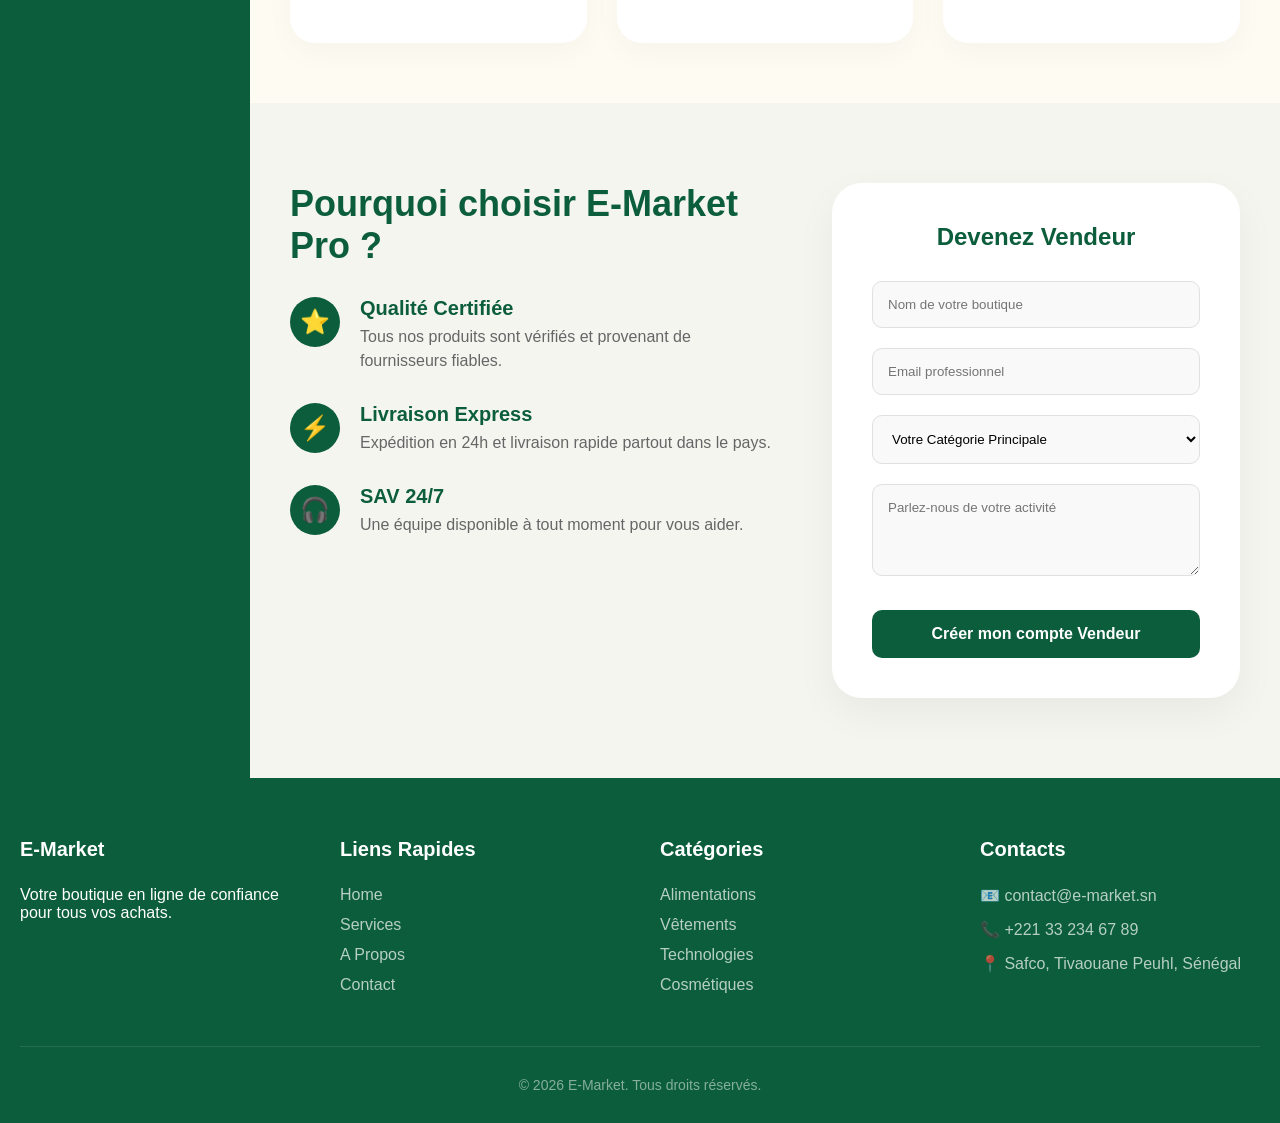
<file: services.html>
<!DOCTYPE html> 
 <html lang="fr"> 
 <head> 
     <meta charset="UTF-8"> 
     <meta name="viewport" content="width=device-width, initial-scale=1.0"> 
     <title>E-Market - Nos Services Professionnels</title> 
     <style> 
         * { 
             margin: 0; 
             padding: 0; 
             box-sizing: border-box; 
             font-family: 'Segoe UI', Tahoma, Geneva, Verdana, sans-serif; 
         } 
 
         :root { 
             --primary-color: #0B5D3B; 
             --secondary-color: #FDFBF2; 
             --text-dark: #0B5D3B; 
             --bg-light: #F5F5F0; 
         } 
 
         body { 
             background-color: #FFFFFF; 
         } 
 
         /* Header */ 
         header { 
             background-color: var(--secondary-color); 
             box-shadow: 0 2px 10px rgba(0,0,0,0.1); 
             position: sticky; 
             top: 0; 
             z-index: 1000; 
         } 
 
         .top-bar { 
             background-color: var(--primary-color); 
             color: white; 
             padding: 8px 0; 
             font-size: 14px; 
         } 
 
         .container { 
             max-width: 1400px; 
             margin: 0 auto; 
             padding: 0 20px; 
         } 
 
         /* Main Nav */ 
         .main-nav { 
             display: flex; 
             align-items: center; 
             justify-content: space-between; 
             padding: 15px 0; 
         } 
 
         .logo { 
             display: flex; 
             align-items: center; 
         } 
 
         .logo img {
            height: 80px;
            border-radius: 20px;
        } 
 
         .nav-links { 
             display: flex; 
             list-style: none; 
             gap: 30px; 
         } 
 
         .nav-links a { 
             text-decoration: none; 
             color: var(--primary-color); 
             font-weight: 500; 
             transition: color 0.3s; 
         } 
 
         .search-container { 
             display: flex; 
             align-items: center; 
             background-color: #E8E8E3; 
             border-radius: 20px; 
             padding: 5px 15px; 
         } 
 
         .search-container input { 
             padding: 8px; 
             border: none; 
             outline: none; 
             width: 200px; 
             background: transparent; 
         } 
 
         .search-container button { 
             background: none; 
             border: none; 
             cursor: pointer; 
             font-size: 18px; 
         } 
 
         .nav-actions { 
             display: flex; 
             gap: 20px; 
             align-items: center; 
         } 
 
         .nav-actions a { 
             text-decoration: none; 
             color: var(--primary-color); 
             font-weight: 500; 
             display: flex; 
             align-items: center; 
             gap: 8px; 
         } 
 
         /* Main Content Layout */ 
         .main-content-wrapper { 
             display: flex; 
             max-width: 1400px; 
             margin: 0 auto; 
         } 
 
         /* Sidebar Menu */ 
         .sidebar { 
             width: 250px; 
             background-color: var(--primary-color); 
             padding: 40px 0; 
             color: white; 
         } 
 
         .sidebar h3 { 
             padding: 0 25px 20px; 
             font-size: 24px; 
             font-weight: 600; 
         } 
 
         .sidebar ul { 
             list-style: none; 
         } 
 
         .sidebar a { 
             display: block; 
             padding: 15px 25px; 
             color: white; 
             text-decoration: none; 
             font-size: 18px; 
             transition: background-color 0.3s; 
         } 
 
         .sidebar a:hover { 
             background-color: rgba(255,255,255,0.1); 
         } 
 
         /* Main Content Area */ 
         .main-content { 
             flex: 1; 
             background-color: #FFFFFF; 
         } 
 
         /* Hero Section */ 
         .hero { 
             background-color: var(--primary-color); 
             color: white; 
             padding: 60px 40px; 
             text-align: center; 
             margin: 20px; 
             border-radius: 15px; 
         } 
 
         .hero h1 { 
             font-size: 48px; 
             margin-bottom: 25px; 
             font-weight: bold; 
         } 
 
         .hero p { 
             font-size: 18px; 
             max-width: 700px; 
             margin: 0 auto 35px; 
             line-height: 1.6; 
             opacity: 0.9; 
         } 
 
         .hero-btns { 
             display: flex; 
             justify-content: center; 
             gap: 20px; 
         } 
 
         .btn-primary { 
             background-color: transparent; 
             border: 2px solid white; 
             color: white; 
             padding: 12px 30px; 
             border-radius: 10px; 
             text-decoration: none; 
             font-weight: 600; 
         } 
 
         .btn-secondary { 
             background-color: white; 
             color: var(--primary-color); 
             padding: 12px 30px; 
             border-radius: 10px; 
             text-decoration: none; 
             font-weight: 600; 
         } 
 
         /* Sections Shared */ 
         .section-container { 
             padding: 50px 40px; 
             background-color: var(--bg-light); 
         } 
 
         .section-title { 
             text-align: center; 
             color: var(--primary-color); 
             font-size: 36px; 
             margin-bottom: 10px; 
             font-weight: bold; 
         } 
 
         .section-subtitle { 
             text-align: center; 
             color: #666; 
             margin-bottom: 40px; 
         } 
 
         /* Categories Grid */ 
         .categories-grid { 
             display: grid; 
             grid-template-columns: repeat(4, 1fr); 
             gap: 25px; 
         } 
 
         .cat-card { 
             background: white; 
             padding: 30px 20px; 
             border-radius: 20px; 
             text-align: center; 
             box-shadow: 0 4px 15px rgba(0,0,0,0.05); 
         } 
 
         .cat-icon {
            width: 120px;
            height: 120px;
            background: #E8F2ED;
            border-radius: 20px;
            display: flex;
            align-items: center;
            justify-content: center;
            margin: 0 auto 20px;
            overflow: hidden;
        }

        .cat-icon img {
            width: 100%;
            height: 100%;
            object-fit: cover;
        } 
 
         .cat-card h4 { 
             color: var(--primary-color); 
             font-size: 20px; 
             margin-bottom: 15px; 
         } 
 
         .cat-card ul { 
             list-style: none; 
             color: #777; 
             font-size: 14px; 
             line-height: 1.8; 
             margin-bottom: 20px; 
         } 
 
         .cat-card .discover-link { 
             color: var(--primary-color); 
             text-decoration: none; 
             font-weight: 600; 
             font-size: 14px; 
         } 
 
         /* Seller Services Section */ 
         .seller-services { 
             background-color: #FDFBF2; 
             padding: 60px 40px; 
         } 
 
         .seller-grid { 
             display: grid; 
             grid-template-columns: repeat(3, 1fr); 
             gap: 30px; 
             margin-top: 40px; 
         } 
 
         .seller-card { 
             background: white; 
             padding: 40px 30px; 
             border-radius: 25px; 
             text-align: center; 
             box-shadow: 0 10px 30px rgba(0,0,0,0.03); 
         } 
 
         .seller-icon {
            width: 120px;
            height: 120px;
            background: var(--primary-color);
            color: white;
            border-radius: 20px;
            display: flex;
            align-items: center;
            justify-content: center;
            margin: 0 auto 25px;
            overflow: hidden;
        }

        .seller-icon img {
            width: 100%;
            height: 100%;
            object-fit: cover;
        } 
 
         .seller-card h4 { 
             color: var(--primary-color); 
             font-size: 22px; 
             margin-bottom: 15px; 
         } 
 
         .seller-card p { 
             color: #666; 
             font-size: 15px; 
             line-height: 1.6; 
         } 
 
         /* Why Choose Section with Form */ 
         .pro-section { 
             display: flex; 
             gap: 50px; 
             padding: 80px 40px; 
             background-color: var(--bg-light); 
         } 
 
         .pro-info { 
             flex: 1.2; 
         } 
 
         .pro-info h2 { 
             color: var(--primary-color); 
             font-size: 36px; 
             margin-bottom: 30px; 
         } 
 
         .info-item { 
             display: flex; 
             gap: 20px; 
             margin-bottom: 30px; 
         } 
 
         .info-icon { 
             width: 50px; 
             height: 50px; 
             background: var(--primary-color); 
             color: white; 
             border-radius: 50%; 
             display: flex; 
             align-items: center; 
             justify-content: center; 
             flex-shrink: 0; 
             font-size: 24px; 
         } 
 
         .info-text h4 { 
             color: var(--primary-color); 
             font-size: 20px; 
             margin-bottom: 5px; 
         } 
 
         .info-text p { 
             color: #666; 
             line-height: 1.5; 
         } 
 
         .seller-form-card { 
             flex: 0.8; 
             background: white; 
             padding: 40px; 
             border-radius: 30px; 
             box-shadow: 0 15px 40px rgba(0,0,0,0.05); 
         } 
 
         .seller-form-card h3 { 
             color: var(--primary-color); 
             text-align: center; 
             font-size: 24px; 
             margin-bottom: 30px; 
         } 
 
         .form-group { 
             margin-bottom: 20px; 
         } 
 
         .form-group input, .form-group select, .form-group textarea { 
             width: 100%; 
             padding: 15px; 
             border: 1px solid #E0E0E0; 
             border-radius: 10px; 
             background: #F9F9F9; 
             outline: none; 
         } 
 
         .btn-submit { 
             width: 100%; 
             padding: 15px; 
             background: var(--primary-color); 
             color: white; 
             border: none; 
             border-radius: 10px; 
             font-weight: 600; 
             font-size: 16px; 
             cursor: pointer; 
             margin-top: 10px; 
         } 
 
         /* Footer */ 
         footer { 
             background-color: var(--primary-color); 
             color: white; 
             padding: 60px 0 30px; 
         } 
 
         .footer-grid { 
             display: grid; 
             grid-template-columns: repeat(4, 1fr); 
             gap: 40px; 
             margin-bottom: 40px; 
         } 
 
         .footer-section h4 { 
             margin-bottom: 25px; 
             font-size: 20px; 
         } 
 
         .footer-section ul { 
             list-style: none; 
         } 
 
         .footer-section a { 
             color: rgba(255,255,255,0.7); 
             text-decoration: none; 
             display: block; 
             margin-bottom: 12px; 
             transition: color 0.3s; 
         } 
 
         .footer-section a:hover { 
             color: white; 
         } 
 
         .contact-list li { 
             display: flex; 
             gap: 10px; 
             color: rgba(255,255,255,0.7); 
             margin-bottom: 15px; 
         } 
 
         .copyright { 
             text-align: center; 
             padding-top: 30px; 
             border-top: 1px solid rgba(255,255,255,0.1); 
             color: rgba(255,255,255,0.5); 
             font-size: 14px; 
         } 
     </style> 
 </head> 
 <body> 
     <!-- Top Bar --> 
     <div class="top-bar"> 
         <div class="container"> 
             Bienvenue sur E-Market ! Livraison gratuite dès 20 000 FCFA 
         </div> 
     </div> 
 
     <!-- Header --> 
     <header> 
         <div class="container"> 
             <div class="main-nav"> 
                 <div class="logo">
                    <img src="images/logo.jpeg" alt="E-Market Logo">
                </div> 
 
                 <ul class="nav-links"> 
                     <li><a href="e-market_homepage.html">Home</a></li> 
                     <li><a href="services.html">Services</a></li> 
                     <li><a href="#">À Propos</a></li> 
                     <li><a href="#">Contact</a></li> 
                 </ul> 
 
                 <div class="search-container"> 
                     <input type="text" placeholder="Rechercher un Produit....."> 
                     <button>🔍</button> 
                 </div> 
 
                 <div class="nav-actions"> 
                     <a href="#">👤 Se connecter</a> 
                     <a href="#">🛒 Panier</a> 
                 </div> 
             </div> 
         </div> 
     </header> 
 
     <div class="main-content-wrapper"> 
         <aside class="sidebar">
            <h3>Categories</h3>
            <ul>
                <li><a href="#">Alimentations</a></li>
                <li><a href="#">Technologies</a></li>
                <li><a href="#">Vêtements</a></li>
                <li><a href="#">Cosmétiques</a></li>
            </ul>
        </aside> 
 
         <main class="main-content"> 
             <!-- Hero Section --> 
             <section class="hero"> 
                 <h1>Votre Boutique en Ligne Tout-en-Un</h1> 
                 <p>Découvrez une expérience shopping unique : agro-alimentaire, technologie, habillement et cosmétique, tous réunis sur une seule plateforme.</p> 
                 <div class="hero-btns"> 
                     <a href="#" class="btn-primary">Explorer les catégories</a> 
                     <a href="#" class="btn-secondary">Vendre avec nous</a> 
                 </div> 
             </section> 
 
             <!-- Categories Section --> 
             <section class="section-container"> 
                 <h2 class="section-title">Nos Catégories Principales</h2> 
                 <p class="section-subtitle">Des produits de qualité, sélectionnés avec soin pour répondre à tous vos besoins.</p> 
                 
                 <div class="categories-grid">
                    <div class="cat-card">
                        <div class="cat-icon">
                            <img src="images/agroalimentaire_fruit_legume.jpg" alt="Agro-Alimentaire">
                        </div>
                        <h4>Agro-Alimentaire</h4>
                        <ul>
                            <li>~ Fruits & Légumes Frais</li>
                            <li>~ Epiceries Bio</li>
                            <li>~ Produits du terroir</li>
                            <li>~ Boissons et Laitages</li>
                        </ul>
                        <a href="#" class="discover-link">Découvrir -></a>
                    </div>

                    <div class="cat-card">
                        <div class="cat-icon">
                            <img src="images/tech.jpg" alt="Technologie">
                        </div>
                        <h4>Technologie</h4>
                        <ul>
                            <li>~ Smartphones & Tablettes</li>
                            <li>~ Accessoires Tech</li>
                            <li>~ Appareils Electroménagers</li>
                            <li>~ Informatique</li>
                        </ul>
                        <a href="#" class="discover-link">Découvrir -></a>
                    </div>

                    <div class="cat-card">
                        <div class="cat-icon">
                            <img src="images/habille.jpg" alt="Habillement">
                        </div>
                        <h4>Habillement</h4>
                        <ul>
                            <li>~ Mode Homme & Femme</li>
                            <li>~ Mode Enfant</li>
                            <li>~ Chaussures</li>
                            <li>~ Accessoires Mode</li>
                        </ul>
                        <a href="#" class="discover-link">Découvrir -></a>
                    </div>

                    <div class="cat-card">
                        <div class="cat-icon">
                            <img src="images/cosmetique.jpg" alt="Cosmétique">
                        </div>
                        <h4>Cosmétique</h4>
                        <ul>
                            <li>~ Soins du Visage</li>
                            <li>~ Maquillage</li>
                            <li>~ Parfum</li>
                            <li>~ Soins corps & cheveux</li>
                        </ul>
                        <a href="#" class="discover-link">Découvrir -></a>
                    </div>
                </div> 
             </section> 
 
             <!-- Seller Services Section --> 
             <section class="seller-services"> 
                 <h2 class="section-title">Services pour les Vendeurs</h2> 
                 <p class="section-subtitle">Rejoignez notre plateforme et développez votre activité en ligne.</p> 
 
                 <div class="seller-grid">
                    <div class="seller-card">
                        <div class="seller-icon">
                            <img src="images/logistique.jpg" alt="Logistique Simplifiée">
                        </div>
                        <h4>Logistique Simplifiée</h4>
                        <p>Expédition rapide et service après-vente premium pour vos clients.</p>
                    </div>

                    <div class="seller-card">
                        <div class="seller-icon">
                            <img src="images/visible.jpg" alt="Boost de Visibilité">
                        </div>
                        <h4>Boost de Visibilité</h4>
                        <p>Accès à des outils marketing puissants et un large public cible.</p>
                    </div>

                    <div class="seller-card">
                        <div class="seller-icon">
                            <img src="images/paiement.jpg" alt="Sécurité des Paiements">
                        </div>
                        <h4>Sécurité des Paiements</h4>
                        <p>Transaction sécurisée et paiements garantis.</p>
                    </div>
                </div> 
             </section> 
 
             <!-- Pro Section with Form --> 
             <section class="pro-section"> 
                 <div class="pro-info"> 
                     <h2>Pourquoi choisir E-Market Pro ?</h2> 
                     
                     <div class="info-item"> 
                         <div class="info-icon">⭐</div> 
                         <div class="info-text"> 
                             <h4>Qualité Certifiée</h4> 
                             <p>Tous nos produits sont vérifiés et provenant de fournisseurs fiables.</p> 
                         </div> 
                     </div> 
 
                     <div class="info-item"> 
                         <div class="info-icon">⚡</div> 
                         <div class="info-text"> 
                             <h4>Livraison Express</h4> 
                             <p>Expédition en 24h et livraison rapide partout dans le pays.</p> 
                         </div> 
                     </div> 
 
                     <div class="info-item"> 
                         <div class="info-icon">🎧</div> 
                         <div class="info-text"> 
                             <h4>SAV 24/7</h4> 
                             <p>Une équipe disponible à tout moment pour vous aider.</p> 
                         </div> 
                     </div> 
                 </div> 
 
                 <div class="seller-form-card"> 
                     <h3>Devenez Vendeur</h3> 
                     <form> 
                         <div class="form-group"> 
                             <input type="text" placeholder="Nom de votre boutique"> 
                         </div> 
                         <div class="form-group"> 
                             <input type="email" placeholder="Email professionnel"> 
                         </div> 
                         <div class="form-group"> 
                             <select title="Votre Catégorie Principale">
                                 <option value="" disabled selected>Votre Catégorie Principale</option> 
                                 <option>Agro-Alimentaire</option> 
                                 <option>Technologie</option> 
                                 <option>Habillement</option> 
                                 <option>Cosmétique</option> 
                             </select> 
                         </div> 
                         <div class="form-group"> 
                             <textarea rows="4" placeholder="Parlez-nous de votre activité"></textarea> 
                         </div> 
                         <button type="submit" class="btn-submit">Créer mon compte Vendeur</button> 
                     </form> 
                 </div> 
             </section> 
         </main> 
     </div> 
 
     <!-- Footer --> 
     <footer> 
         <div class="container"> 
             <div class="footer-grid"> 
                 <div class="footer-section"> 
                     <h4>E-Market</h4> 
                     <p>Votre boutique en ligne de confiance pour tous vos achats.</p> 
                 </div> 
                 <div class="footer-section"> 
                     <h4>Liens Rapides</h4> 
                     <ul> 
                         <li><a href="e-market_homepage.html">Home</a></li> 
                         <li><a href="services.html">Services</a></li> 
                         <li><a href="#">A Propos</a></li> 
                         <li><a href="#">Contact</a></li> 
                     </ul> 
                 </div> 
                 <div class="footer-section">
                    <h4>Catégories</h4>
                    <ul>
                        <li><a href="#">Alimentations</a></li>
                        <li><a href="#">Vêtements</a></li>
                        <li><a href="#">Technologies</a></li>
                        <li><a href="#">Cosmétiques</a></li>
                    </ul>
                </div> 
                 <div class="footer-section"> 
                     <h4>Contacts</h4> 
                     <ul class="contact-list"> 
                         <li>📧 contact@e-market.sn</li> 
                         <li>📞 +221 33 234 67 89</li> 
                         <li>📍 Safco, Tivaouane Peuhl, Sénégal</li> 
                     </ul> 
                 </div> 
             </div> 
             <div class="copyright"> 
                 &copy; 2026 E-Market. Tous droits réservés. 
             </div> 
         </div> 
     </footer> 
 </body> 
 </html>
</file>
<file: style.css>
* {
    margin: 0;
    padding: 0;
    box-sizing: border-box;
}

body {
    font-family: 'Segoe UI', Tahoma, Geneva, Verdana, sans-serif;
    background-color: #F6F1EB;
    color: #333;
}

.wrapper {
    display: flex;
    min-height: 100vh;
}

.sidebar {
    width: 220px;
    background-color: #0D5D46;
    color: white;
    padding: 30px 20px;
}

.sidebar h2 {
    margin-bottom: 25px;
    font-size: 24px;
    font-weight: 600;
}

.sidebar ul {
    list-style: none;
}

.sidebar ul li {
    margin-bottom: 20px;
    font-size: 20px;
    cursor: pointer;
    font-weight: 500;
}

.main-container {
    flex: 1;
    display: flex;
    flex-direction: column;
}

.header {
    background-color: #F6F1EB;
}

.top-bar {
    background-color: #0D5D46;
    padding: 10px 40px;
    color: white;
    border-radius: 0 0 15px 15px;
}

.top-bar p {
    font-size: 14px;
}

.navbar {
    display: flex;
    align-items: center;
    justify-content: space-between;
    padding: 15px 40px;
    flex-wrap: wrap;
    gap: 20px;
}

.logo {
    display: flex;
    align-items: center;
}

.logo img {
    height: 80px;
}

.nav-links {
    display: flex;
    list-style: none;
    gap: 40px;
    flex-wrap: wrap;
    align-items: center;
}

.nav-links a {
    text-decoration: none;
    color: #0D5D46;
    font-size: 17px;
    font-weight: 500;
}

.nav-actions {
    display: flex;
    align-items: center;
    gap: 25px;
    flex-wrap: wrap;
}

.search-box {
    display: flex;
    align-items: center;
}

.search-input {
    padding: 10px 15px;
    border: 1px solid rgba(13, 93, 70, 0.2);
    border-radius: 12px;
    background-color: #e8e4de;
    color: #0D5D46;
    font-size: 15px;
    width: 250px;
}

.search-input::placeholder {
    color: rgba(13, 93, 70, 0.6);
}

.search-icon-separate {
    color: #0D5D46;
    font-size: 22px;
    cursor: pointer;
}

.nav-item {
    display: flex;
    align-items: center;
    gap: 8px;
}

.nav-icon {
    font-size: 24px;
}

.nav-item a {
    text-decoration: none;
    color: #0D5D46;
    font-size: 16px;
    font-weight: 500;
}

.main-content {
    padding: 30px 40px;
    flex: 1;
}

.contact-header {
    text-align: center;
    background-color: #0D5D46;
    color: white;
    padding: 35px;
    border-radius: 30px;
    margin-bottom: 40px;
}

.contact-header h1 {
    font-size: 36px;
    margin-bottom: 15px;
    font-weight: 700;
}

.contact-header p {
    font-size: 22px;
    opacity: 0.95;
}

.contact-wrapper {
    max-width: 1200px;
    margin: 0 auto;
}

.contact-content {
    display: flex;
    gap: 30px;
    margin-bottom: 50px;
    align-items: stretch;
}

.contact-card {
    flex: 1;
    background-color: #f0ebe3;
    border-radius: 20px;
    padding: 20px;
    display: flex;
}

.contact-illustration {
    width: 100%;
    height: 100%;
    object-fit: cover;
    border-radius: 15px;
}

.contact-form {
    flex: 1;
    display: flex;
    flex-direction: column;
}

.contact-form form {
    height: 100%;
    display: flex;
    flex-direction: column;
    justify-content: space-between;
}

.form-group {
    margin-bottom: 20px;
}

.form-group label {
    display: block;
    margin-bottom: 12px;
    font-size: 26px;
    color: #555;
    font-weight: 500;
}

.form-group input,
.form-group textarea {
    width: 100%;
    padding: 18px 20px;
    border: none;
    border-radius: 12px;
    font-size: 18px;
    background-color: #e0dcd4;
}

.form-group textarea {
    min-height: 100px;
    resize: none;
}

.submit-btn {
    width: 100%;
    padding: 20px;
    background-color: #0D5D46;
    color: white;
    border: none;
    border-radius: 12px;
    font-size: 24px;
    cursor: pointer;
    font-weight: 700;
    transition: background 0.3s;
}

.submit-btn:hover {
    background-color: #0a4a38;
}

.contact-info {
    display: grid;
    grid-template-columns: repeat(2, 1fr);
    gap: 30px;
    margin-bottom: 40px;
}

.info-item {
    display: flex;
    align-items: center;
    gap: 20px;
    font-size: 30px;
    color: #0D5D46;
}

.info-icon {
    font-size: 45px;
}

.map-section {
    margin-bottom: 0;
}

.footer {
    background-color: #0D5D46;
    color: white;
    padding: 40px;
    border-top: 2px solid #0a4a38;
}

.footer-content {
    display: flex;
    justify-content: space-between;
    gap: 30px;
    flex-wrap: wrap;
    max-width: 1400px;
    margin: 0 auto;
}

.footer-section h3 {
    font-size: 32px;
    margin-bottom: 15px;
    font-weight: 700;
}

.footer-section h4 {
    font-size: 24px;
    margin-bottom: 20px;
    font-weight: 600;
}

.footer-section p {
    font-size: 17px;
    line-height: 1.6;
    max-width: 300px;
}

.footer-section ul {
    list-style: none;
}

.footer-section ul li {
    margin-bottom: 12px;
    font-size: 17px;
}

.footer-section ul li a {
    color: white;
    text-decoration: none;
}

@media (max-width: 1200px) {
    .contact-content {
        flex-direction: column;
        align-items: center;
    }
    
    .contact-card {
        width: 100%;
        max-width: 600px;
    }
    
    .contact-form {
        width: 100%;
    }
}

@media (max-width: 1024px) {
    .contact-info {
        grid-template-columns: 1fr;
    }
}

@media (max-width: 900px) {
    .wrapper {
        flex-direction: column;
    }
    
    .sidebar {
        width: 100%;
        padding: 20px;
    }
    
    .sidebar ul {
        display: flex;
        gap: 20px;
        flex-wrap: wrap;
    }
    
    .navbar {
        flex-direction: column;
        align-items: flex-start;
    }
    
    .nav-links {
        width: 100%;
        justify-content: center;
    }
    
    .nav-actions {
        width: 100%;
        justify-content: center;
    }
    
    .footer-content {
        flex-direction: column;
    }
}

@media (max-width: 600px) {
    .top-bar {
        padding: 10px 20px;
    }
    
    .navbar {
        padding: 15px 20px;
    }
    
    .main-content {
        padding: 20px;
    }
    
    .logo img {
        height: 60px;
    }
    
    .search-input {
        width: 100%;
    }
    
    .contact-header {
        padding: 25px;
    }
    
    .contact-header h1 {
        font-size: 28px;
    }
    
    .contact-header p {
        font-size: 18px;
    }
    
    .form-group label {
        font-size: 20px;
    }
    
    .info-item {
        font-size: 22px;
    }
    
    .info-icon {
        font-size: 35px;
    }
}
</file>
